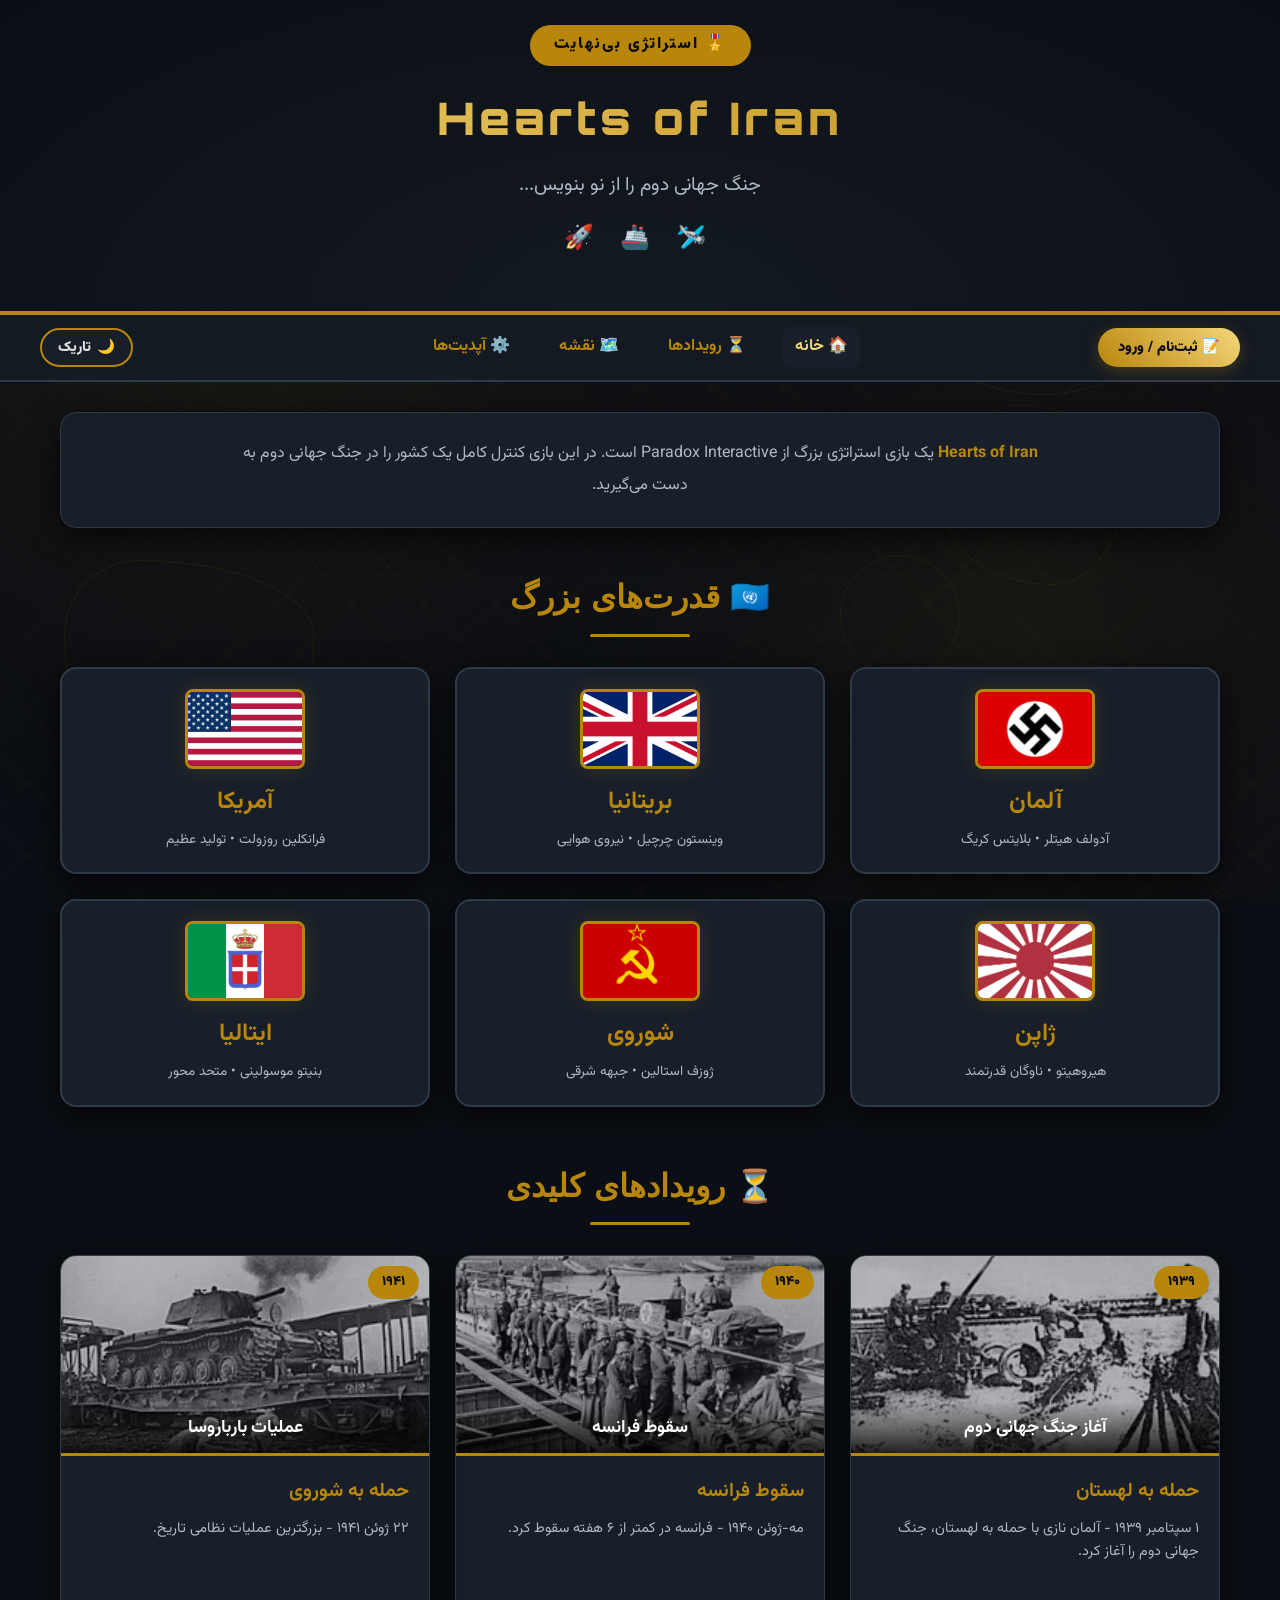
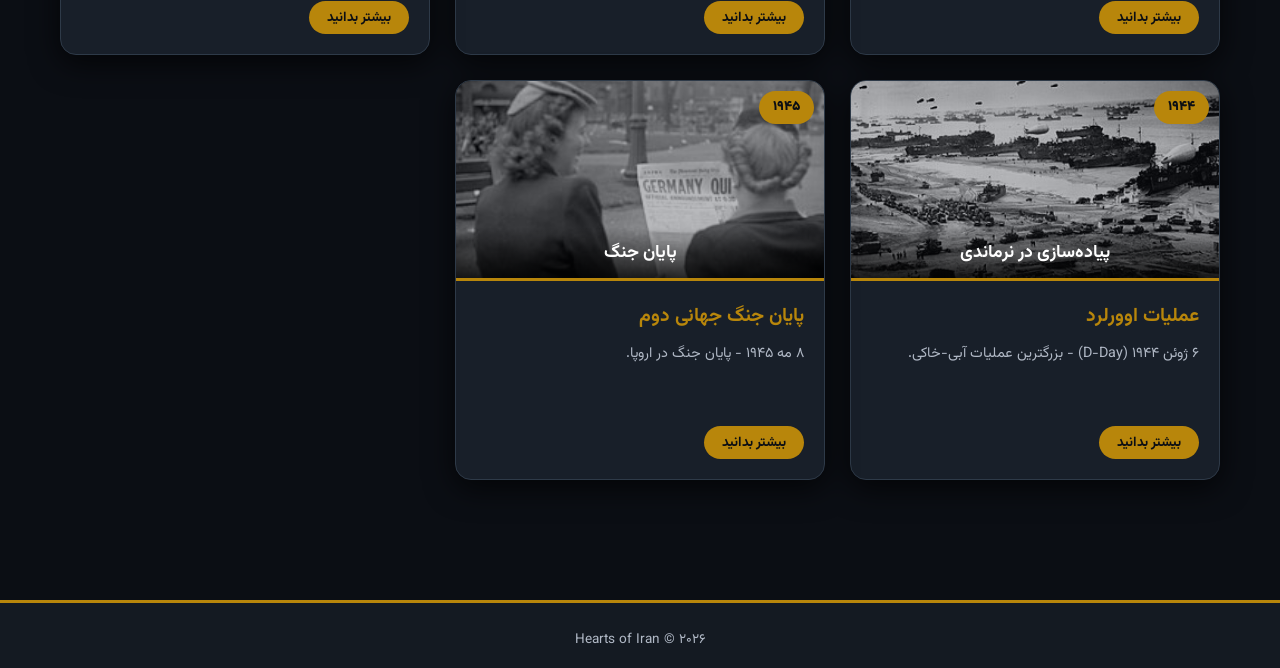
<file: index.html>
<!DOCTYPE html>
<html lang="fa" dir="rtl">
<head>
    <meta charset="UTF-8" />
    <meta name="viewport" content="width=device-width, initial-scale=1.0" />
    <title>Hearts of Iran</title>
    <link href="https://fonts.googleapis.com/css2?family=Orbitron:wght@400;700;900&family=Vazirmatn:wght@400;700;900&display=swap" rel="stylesheet" />
    <link rel="stylesheet" href="css/style.css" />
    <link rel="stylesheet" href="css/home.css" />
</head>
<body>

    <div class="shape shape-1"></div>
    <div class="shape shape-2"></div>
    <div class="shape shape-3"></div>
    <div class="shape shape-4"></div>
    <div class="shape shape-5"></div>

    <header class="hero">
        <div class="badge">🎖️ استراتژی بی‌نهایت</div>
        <h1>Hearts of Iran</h1>
        <div class="subtitle">جنگ جهانی دوم را از نو بنویس...</div>
        <div style="margin-top:15px; font-size:1.5rem; letter-spacing:10px;">
            🛩️ 🚢 🚀
        </div>
    </header>

    <nav>
        <div class="nav-container">
            <div class="nav-left">
                <button class="register-btn-nav" id="registerBtnNav">📝 ثبت‌نام / ورود</button>
                <button class="user-btn-nav" id="userBtnNav">👤</button>
                <button class="chat-btn-nav" id="chatBtnNav">💬 چت روم</button>
            </div>
            <div class="nav-center">
                <a href="#" class="active" data-target="home">🏠 خانه</a>
                <a href="#" data-target="events">⏳ رویدادها</a>
                <a href="#">🗺️ نقشه</a>
                <a href="#">⚙️ آپدیت‌ها</a>
            </div>
            <div class="nav-right">
                <button class="theme-toggle-nav" id="themeToggleNav">
                    <span id="themeIconNav">🌙</span>
                    <span id="themeLabelNav">تاریک</span>
                </button>
            </div>
        </div>
    </nav>

    <main class="container">

        <div id="homeSection" class="home-section">
            <div class="about-section">
                <p>
                    <strong>Hearts of Iran</strong> یک بازی استراتژی بزرگ از Paradox Interactive است.
                    در این بازی کنترل کامل یک کشور را در جنگ جهانی دوم به دست می‌گیرید.
                </p>
            </div>

            <h2 class="section-title">🇺🇳 قدرت‌های بزرگ</h2>
            <div class="factions">
                <div class="faction-card">
                    <div class="card-bg" style="background-image: url('images/germany-bg.jpg');"></div>
                    <div class="flag-container"><img src="images/germany-flag.png" alt="آلمان" /></div>
                    <h3>آلمان</h3>
                    <p>آدولف هیتلر • بلایتس کریگ</p>
                </div>
                <div class="faction-card">
                    <div class="card-bg" style="background-image: url('images/uk-bg.jpg');"></div>
                    <div class="flag-container"><img src="images/uk-flag.png" alt="بریتانیا" /></div>
                    <h3>بریتانیا</h3>
                    <p>وینستون چرچیل • نیروی هوایی</p>
                </div>
                <div class="faction-card">
                    <div class="card-bg" style="background-image: url('images/usa-bg.jpg');"></div>
                    <div class="flag-container"><img src="images/usa-flag.png" alt="آمریکا" /></div>
                    <h3>آمریکا</h3>
                    <p>فرانکلین روزولت • تولید عظیم</p>
                </div>
                <div class="faction-card">
                    <div class="card-bg" style="background-image: url('images/japan-bg.jpg');"></div>
                    <div class="flag-container"><img src="images/japan-flag.png" alt="ژاپن" /></div>
                    <h3>ژاپن</h3>
                    <p>هیروهیتو • ناوگان قدرتمند</p>
                </div>
                <div class="faction-card">
                    <div class="card-bg" style="background-image: url('images/soviet-bg.jpg');"></div>
                    <div class="flag-container"><img src="images/soviet-flag.png" alt="شوروی" /></div>
                    <h3>شوروی</h3>
                    <p>ژوزف استالین • جبهه شرقی</p>
                </div>
                <div class="faction-card">
                    <div class="card-bg" style="background-image: url('images/italy-bg.jpg');"></div>
                    <div class="flag-container"><img src="images/italy-flag.png" alt="ایتالیا" /></div>
                    <h3>ایتالیا</h3>
                    <p>بنیتو موسولینی • متحد محور</p>
                </div>
            </div>

            <h2 class="section-title" id="eventsSection">⏳ رویدادهای کلیدی</h2>
            <div class="event-cards">
                <div class="event-card">
                    <div class="event-image">
                        <img src="images/ww2-start.jpg" alt="آغاز جنگ" />
                        <span class="year-badge">۱۹۳۹</span>
                        <div class="overlay">آغاز جنگ جهانی دوم</div>
                    </div>
                    <div class="event-body">
                        <h4>حمله به لهستان</h4>
                        <p>۱ سپتامبر ۱۹۳۹ - آلمان نازی با حمله به لهستان، جنگ جهانی دوم را آغاز کرد.</p>
                        <div class="detail-hidden"><div class="detail-box">این حمله باعث شد بریتانیا و فرانسه به آلمان اعلام جنگ کنند.</div></div>
                        <button class="event-toggle">بیشتر بدانید</button>
                    </div>
                </div>
                <div class="event-card">
                    <div class="event-image">
                        <img src="images/france-fall.jpg" alt="سقوط فرانسه" />
                        <span class="year-badge">۱۹۴۰</span>
                        <div class="overlay">سقوط فرانسه</div>
                    </div>
                    <div class="event-body">
                        <h4>سقوط فرانسه</h4>
                        <p>مه-ژوئن ۱۹۴۰ - فرانسه در کمتر از ۶ هفته سقوط کرد.</p>
                        <div class="detail-hidden"><div class="detail-box">آلمان با استفاده از تاکتیک بلیتس‌کریگ به فرانسه حمله کرد.</div></div>
                        <button class="event-toggle">بیشتر بدانید</button>
                    </div>
                </div>
                <div class="event-card">
                    <div class="event-image">
                        <img src="images/barbarossa.jpg" alt="عملیات بارباروسا" />
                        <span class="year-badge">۱۹۴۱</span>
                        <div class="overlay">عملیات بارباروسا</div>
                    </div>
                    <div class="event-body">
                        <h4>حمله به شوروی</h4>
                        <p>۲۲ ژوئن ۱۹۴۱ - بزرگترین عملیات نظامی تاریخ.</p>
                        <div class="detail-hidden"><div class="detail-box">آلمان با بیش از ۳ میلیون سرباز به شوروی حمله کرد.</div></div>
                        <button class="event-toggle">بیشتر بدانید</button>
                    </div>
                </div>
                <div class="event-card">
                    <div class="event-image">
                        <img src="images/dday.jpg" alt="نرماندی" />
                        <span class="year-badge">۱۹۴۴</span>
                        <div class="overlay">پیاده‌سازی در نرماندی</div>
                    </div>
                    <div class="event-body">
                        <h4>عملیات اوورلرد</h4>
                        <p>۶ ژوئن ۱۹۴۴ (D-Day) - بزرگترین عملیات آبی-خاکی.</p>
                        <div class="detail-hidden"><div class="detail-box">متفقین با پیاده‌سازی در سواحل نرماندی، جبهه غربی را باز کردند.</div></div>
                        <button class="event-toggle">بیشتر بدانید</button>
                    </div>
                </div>
                <div class="event-card">
                    <div class="event-image">
                        <img src="images/ww2-end.jpg" alt="پایان جنگ" />
                        <span class="year-badge">۱۹۴۵</span>
                        <div class="overlay">پایان جنگ</div>
                    </div>
                    <div class="event-body">
                        <h4>پایان جنگ جهانی دوم</h4>
                        <p>۸ مه ۱۹۴۵ - پایان جنگ در اروپا.</p>
                        <div class="detail-hidden"><div class="detail-box">پس از سقوط برلین، آلمان تسلیم شد.</div></div>
                        <button class="event-toggle">بیشتر بدانید</button>
                    </div>
                </div>
            </div>
        </div>

        <div id="registerSection" class="register-section">
            <div class="form-box">
                <h2 id="authTitle">📝 ساخت اکانت جدید</h2>
                <form id="registerForm" novalidate>
                    <div id="registerFields">
                        <label>👤 نام کاربری (حداقل ۳ کاراکتر)</label>
                        <input type="text" id="username" placeholder="مثال: General_Patton" required minlength="3" />
                        <div class="error-msg" id="usernameError">نام کاربری باید حداقل ۳ حرف باشد.</div>

                        <label>✉️ ایمیل معتبر</label>
                        <input type="email" id="email" placeholder="your@email.com" required />
                        <div class="error-msg" id="emailError">لطفاً یک ایمیل واقعی وارد کنید.</div>
                    </div>

                    <div id="loginFields" style="display:none;">
                        <label>👤 نام کاربری یا ایمیل</label>
                        <input type="text" id="loginUsername" placeholder="نام کاربری یا ایمیل" />
                        <div class="error-msg" id="loginUsernameError">لطفاً نام کاربری یا ایمیل خود را وارد کنید.</div>
                    </div>

                    <label>🔒 رمز عبور (حداقل ۶ کاراکتر)</label>
                    <input type="password" id="password" placeholder="********" required minlength="6" />
                    <div class="error-msg" id="passwordError">رمز عبور باید حداقل ۶ کاراکتر باشد.</div>

                    <label id="countryLabel">🎖️ کشور مورد علاقه</label>
                    <select id="country">
                        <option value="آلمان">آلمان</option>
                        <option value="بریتانیا">بریتانیا</option>
                        <option value="آمریکا">آمریکا</option>
                        <option value="شوروی">شوروی</option>
                        <option value="ژاپن">ژاپن</option>
                        <option value="ایتالیا">ایتالیا</option>
                        <option value="فرانسه">فرانسه</option>
                    </select>

                    <button type="submit" class="btn" id="authSubmitBtn">⚡ ساخت اکانت</button>
                    <div class="success-msg" id="successMsg">✅ اکانت شما ساخته شد!</div>
                    <div class="success-msg" id="loginSuccessMsg" style="display:none;">✅ ورود موفق!</div>
                </form>

                <div class="switch-auth">
                    <button class="switch-btn" id="switchAuthBtn">آیا از قبل حساب کاربری دارید؟ وارد شوید</button>
                </div>
            </div>
        </div>

    </main>

    <footer>
        <p style="color:var(--text-secondary); font-size:0.85rem;">Hearts of Iran © ۲۰۲۶</p>
    </footer>

    <script src="js/config.js"></script>
    <script src="js/api.js"></script>
    <script src="js/auth.js"></script>
    <script src="js/home.js"></script>

</body>
</html>
</file>
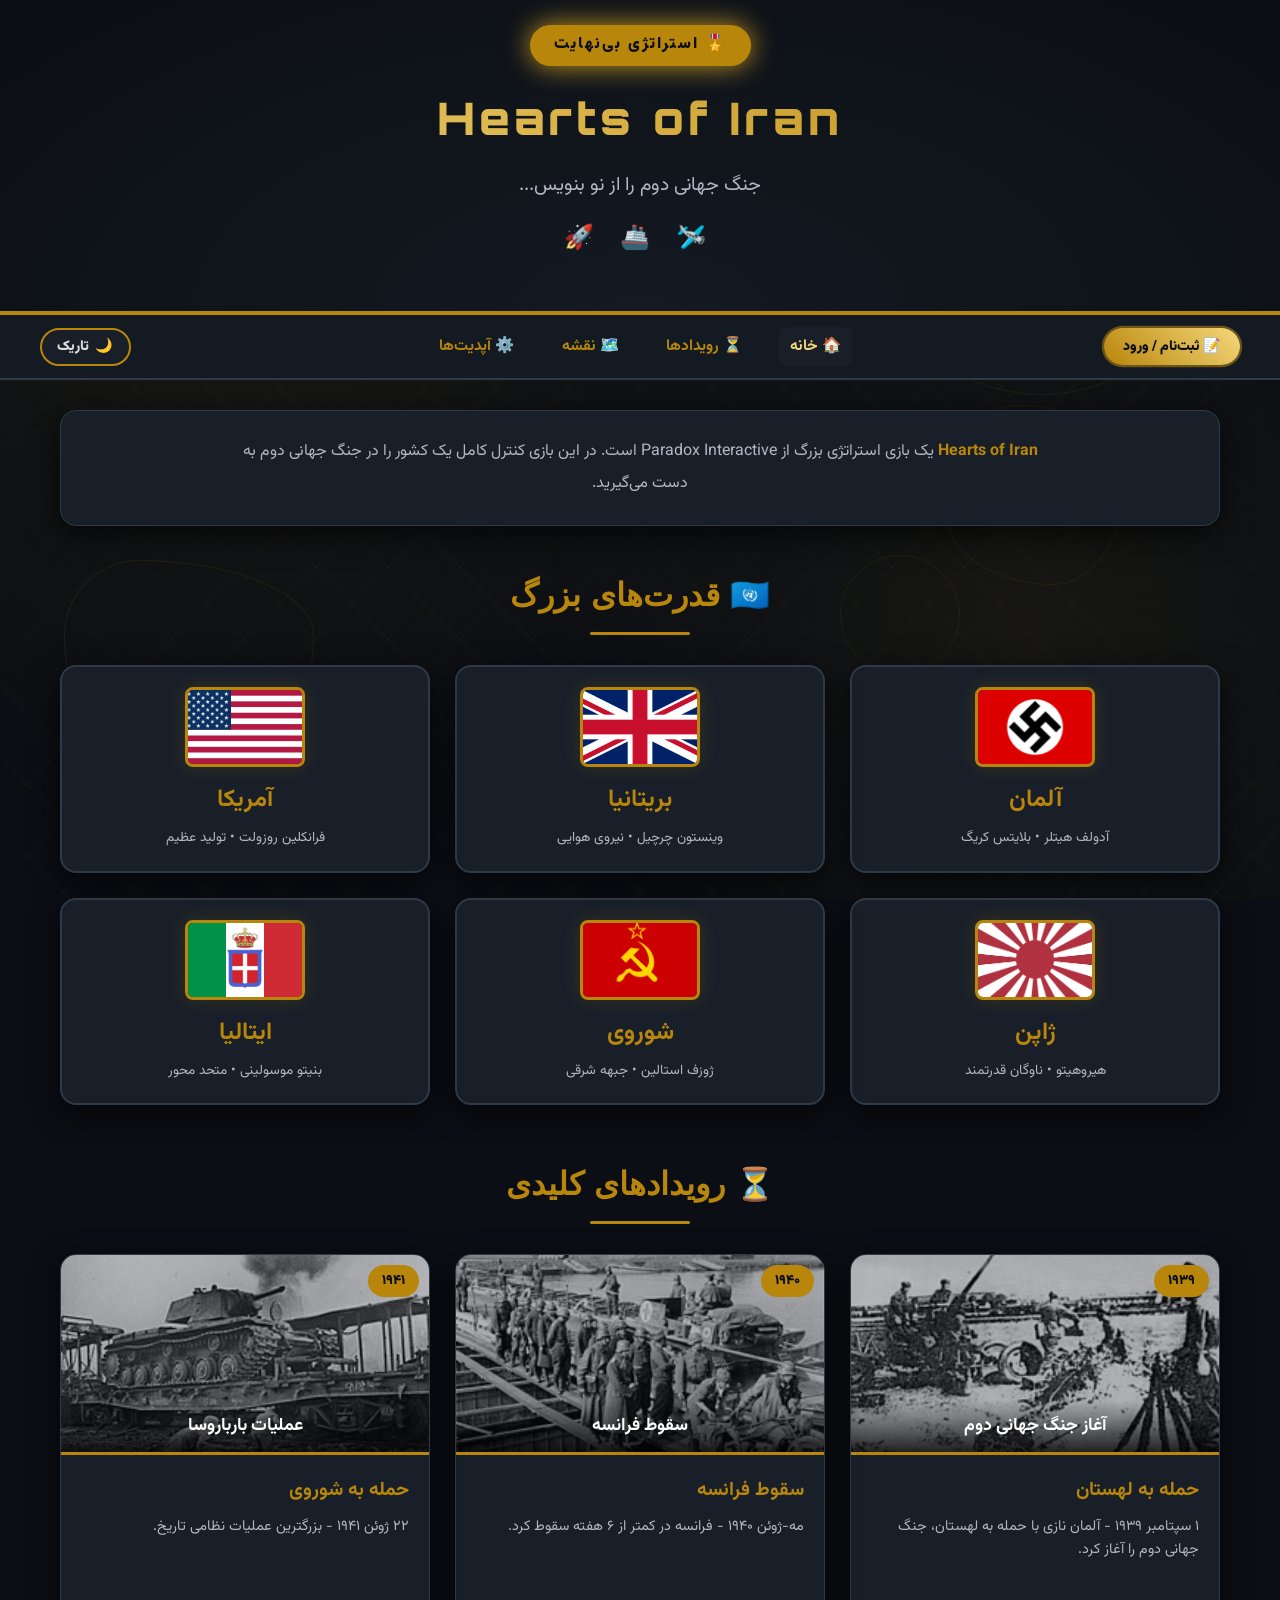
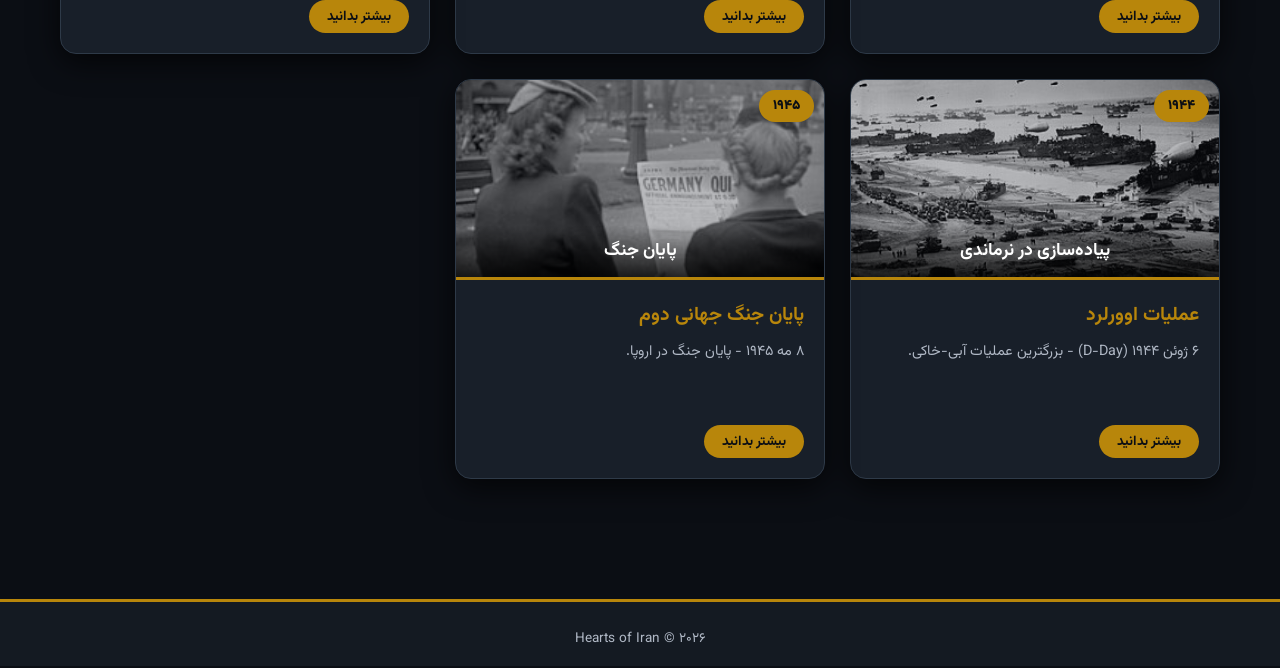
<file: chat.html>
<!DOCTYPE html>
<html lang="fa" dir="rtl">
<head>
    <meta charset="UTF-8" />
    <meta name="viewport" content="width=device-width, initial-scale=1.0" />
    <title>Hearts of Iran | چت روم</title>
    <link href="https://fonts.googleapis.com/css2?family=Orbitron:wght@400;700;900&family=Vazirmatn:wght@400;700;900&display=swap" rel="stylesheet" />
    <link rel="stylesheet" href="css/style.css" />
    <link rel="stylesheet" href="css/chat.css" />
</head>
<body>

    <header class="hero" style="padding:15px 20px 25px;">
        <h1 style="font-size:1.8rem;">Hearts of Iran</h1>
        <div class="subtitle" style="font-size:1rem;">چت روم</div>
    </header>

    <nav>
        <div class="nav-container">
            <div class="nav-left">
                <button class="user-btn-nav show" id="userBtnNav">👤 پنل کاربری</button>
                <button class="chat-btn-nav show" id="chatBtnNav">💬 چت روم</button>
            </div>
            <div class="nav-center">
                <a href="index.html">🏠 خانه</a>
                <a href="index.html#eventsSection">⏳ رویدادها</a>
                <a href="#">🗺️ نقشه</a>
                <a href="#">⚙️ آپدیت‌ها</a>
            </div>
            <div class="nav-right">
                <button class="theme-toggle-nav" id="themeToggleNav">
                    <span id="themeIconNav">🌙</span>
                    <span id="themeLabelNav">تاریک</span>
                </button>
            </div>
        </div>
    </nav>

    <main class="container">

        <!-- ============================================================
        بخش چت روم - فقط این بخش توی این صفحه هست
        ============================================================ -->
        <div id="chatSection" class="chat-room active">
            <div class="chat-container">

                <!-- لیست کاربران -->
                <div class="chat-users" id="chatUsersList">
                    <div class="users-title">👥 کاربران آنلاین</div>
                    <div id="usersListContainer">
                        <div style="text-align:center; color:var(--text-secondary); padding:20px; opacity:0.5;">
                            در حال بارگذاری...
                        </div>
                    </div>
                </div>

                <!-- بخش پیام‌ها -->
                <div class="chat-main">
                    <div class="chat-header">
                        <span class="chat-title">💬 چت روم</span>
                    </div>
                    <div class="chat-messages" id="chatMessages">
                        <div style="text-align:center; color:var(--text-secondary); padding:40px 0;">
                            در حال بارگذاری...
                        </div>
                    </div>
                    <div class="chat-input-area">
                        <input type="text" id="chatInput" placeholder="پیام خود را بنویسید..." />
                        <button class="send-btn" id="sendChatBtn">📤</button>
                    </div>
                </div>

            </div>
        </div>

        <!-- ============================================================
        پنل مدیریت - فقط برای مدیر
        ============================================================ -->
        <div id="adminPanel" class="admin-panel">
            <div class="admin-header">
                <h2>🛡️ پنل مدیریت</h2>
                <p>مدیریت کاربران سایت</p>
                <button class="close-admin" onclick="closeAdminPanel()">❌ بستن پنل</button>
            </div>

            <div class="admin-content">
                <h3>👥 لیست کاربران</h3>
                <div id="adminUsersList">
                    <!-- توسط جاوااسکریپت پر میشه -->
                </div>
            </div>
        </div>

    </main>

    <footer>
        <p style="color:var(--text-secondary); font-size:0.85rem;">Hearts of Iran © ۲۰۲۶</p>
    </footer>

    <script src="js/config.js"></script>
    <script src="js/api.js"></script>
    <script src="js/chat.js"></script>
    <script src="js/admin.js"></script>

</body>
</html>
</file>
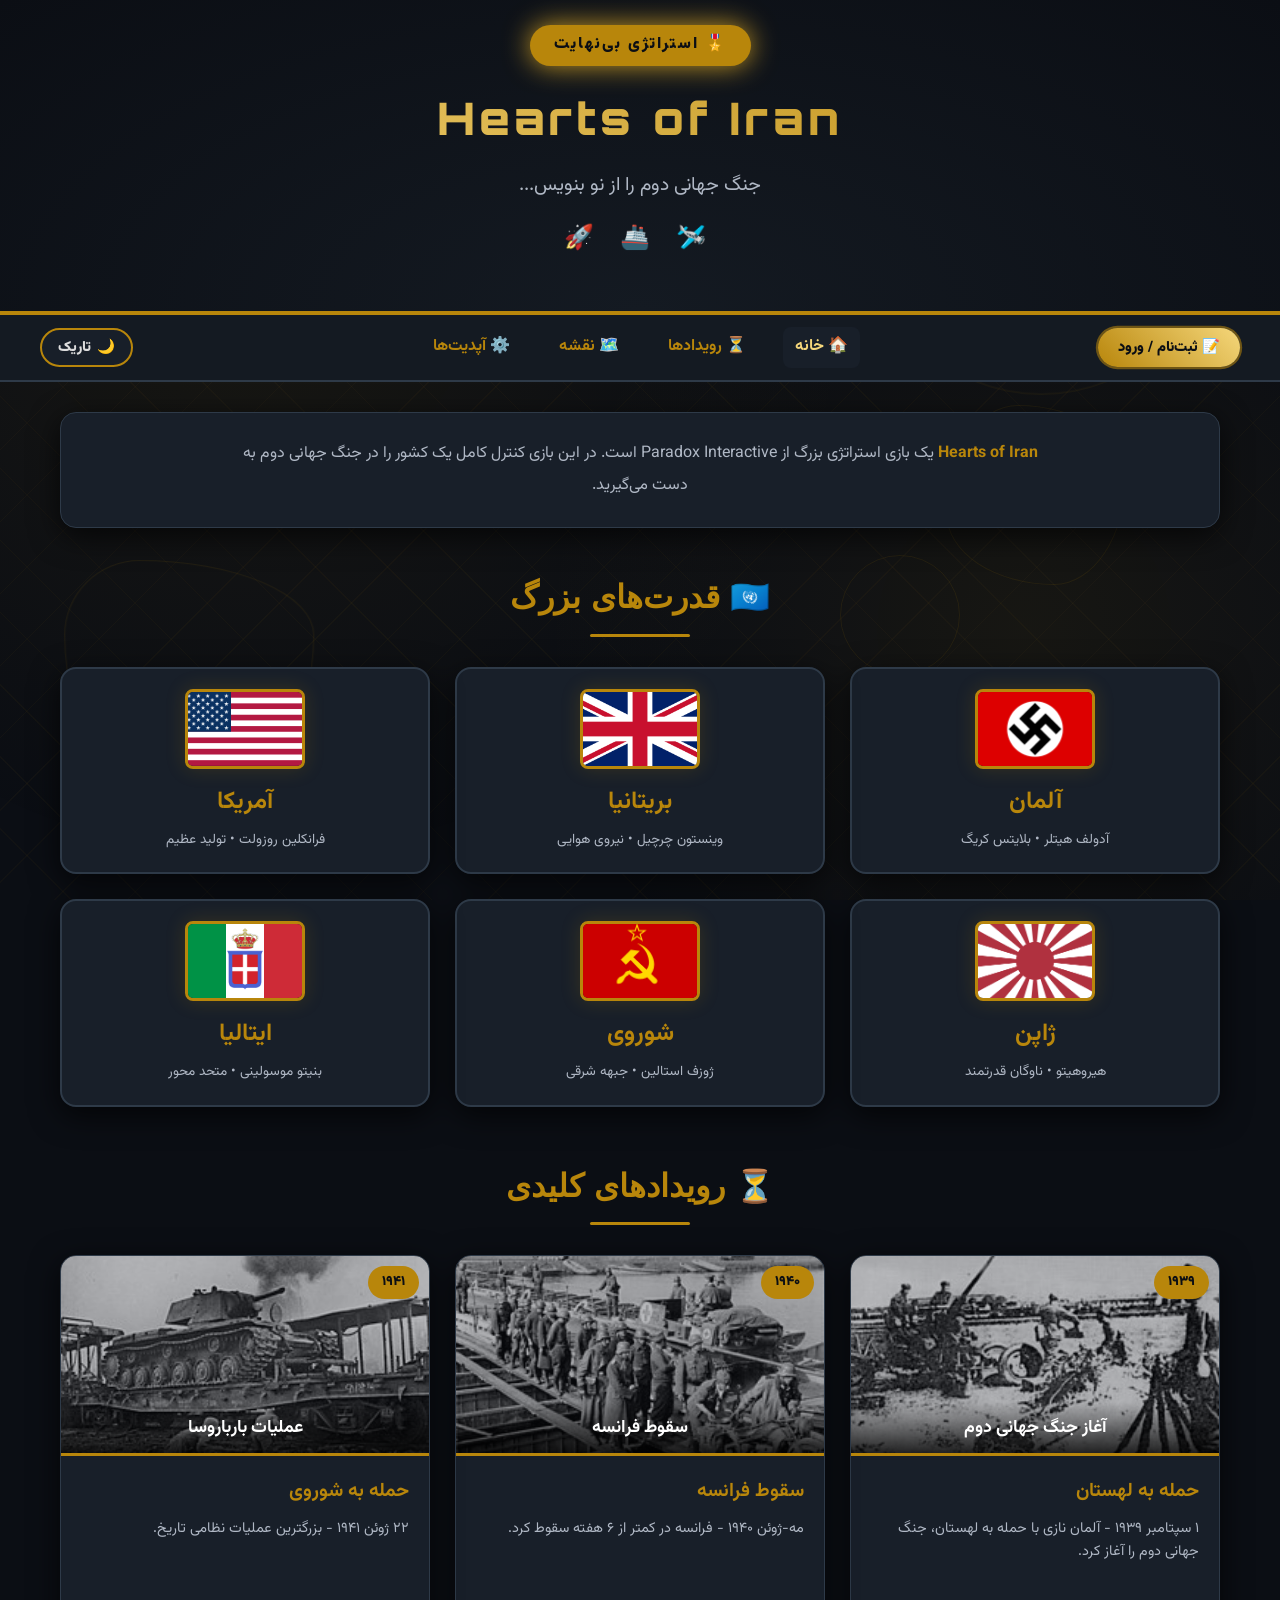
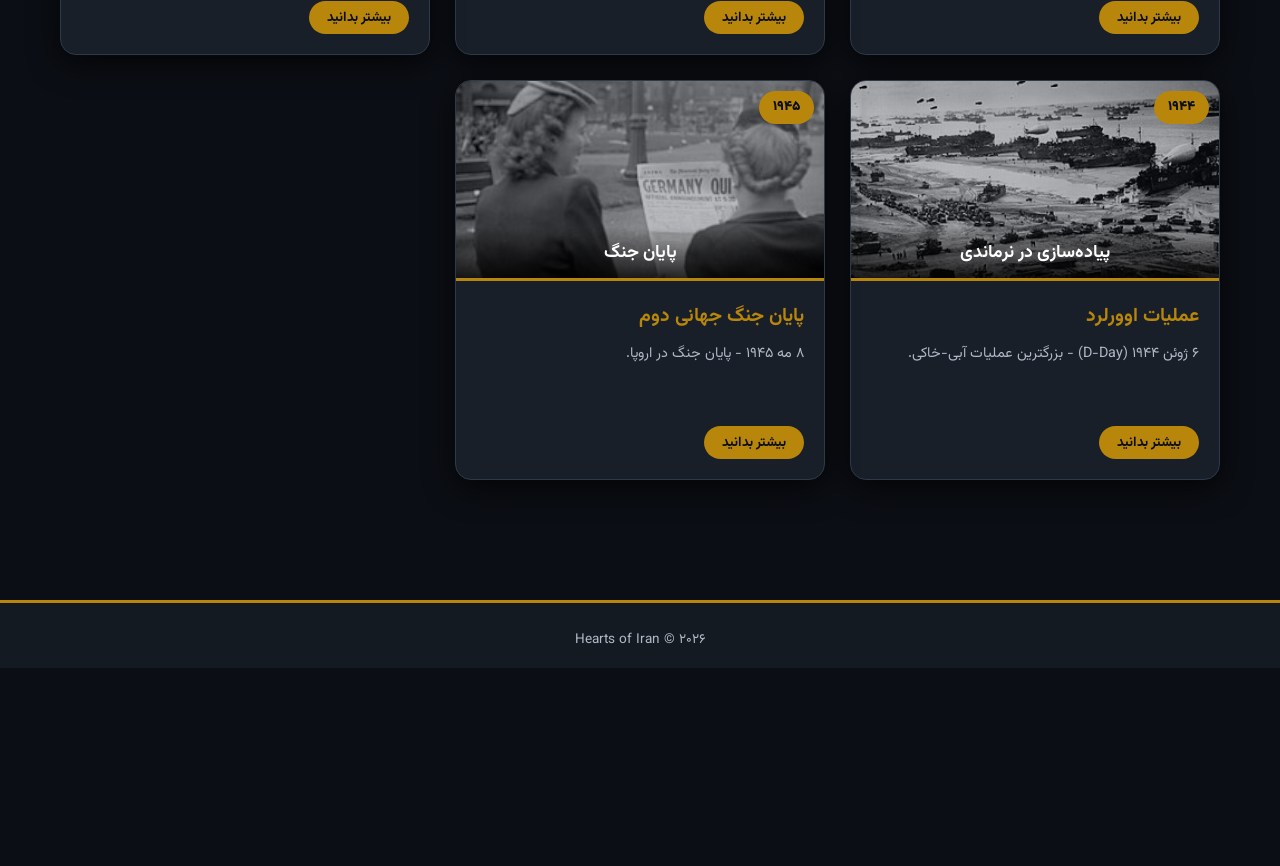
<file: panel.html>
<!DOCTYPE html>
<html lang="fa" dir="rtl">
<head>
    <meta charset="UTF-8" />
    <meta name="viewport" content="width=device-width, initial-scale=1.0" />
    <title>Hearts of Iran | پنل کاربری</title>
    <link href="https://fonts.googleapis.com/css2?family=Orbitron:wght@400;700;900&family=Vazirmatn:wght@400;700;900&display=swap" rel="stylesheet" />
    <link rel="stylesheet" href="css/style.css" />
    <link rel="stylesheet" href="css/panel.css" />
</head>
<body>

    <header class="hero" style="padding:15px 20px 25px;">
        <h1 style="font-size:1.8rem;">Hearts of Iran</h1>
        <div class="subtitle" style="font-size:1rem;">پنل کاربری</div>
    </header>

    <nav>
        <div class="nav-container">
            <div class="nav-left">
                <button class="user-btn-nav show" id="userBtnNav">👤 پنل کاربری</button>
                <button class="chat-btn-nav show" id="chatBtnNav">💬 چت روم</button>
            </div>
            <div class="nav-center">
                <a href="index.html">🏠 خانه</a>
                <a href="index.html#eventsSection">⏳ رویدادها</a>
                <a href="#">🗺️ نقشه</a>
                <a href="#">⚙️ آپدیت‌ها</a>
            </div>
            <div class="nav-right">
                <button class="theme-toggle-nav" id="themeToggleNav">
                    <span id="themeIconNav">🌙</span>
                    <span id="themeLabelNav">تاریک</span>
                </button>
            </div>
        </div>
    </nav>

    <main class="container">

        <div id="userPanelSection" class="active">
            <div class="dashboard-bg" id="panelBg"></div>

            <div class="welcome-banner">
                <img src="" alt="پرچم کشور" class="country-flag" id="panelFlag" />
                <h2>👋 خوش آمدید، <span id="panelUsername">کاربر</span>!</h2>
                <p>به پنل کاربری خود خوش آمدید.</p>
                <div class="country-badge" id="panelCountry">🎖️ کشور مورد علاقه: آلمان</div>
            </div>

            <div class="dashboard-grid">
                <div class="dashboard-card" onclick="openSettings()">
                    <span class="icon">⚙️</span>
                    <h4>تنظیمات</h4>
                    <p>تغییر نام کاربری، رمز عبور و کشور</p>
                </div>

                <div class="dashboard-card" id="adminPanelCard" onclick="window.location.href='chat.html?admin=true'" style="display:none;">
                    <span class="icon">🛡️</span>
                    <h4>پنل مدیریت</h4>
                    <p>مدیریت کاربران و پیام‌ها</p>
                </div>

                <div class="dashboard-card" onclick="openLogout()">
                    <span class="icon">🚪</span>
                    <h4>خروج از حساب کاربری</h4>
                    <p>از حساب کاربری خود خارج شوید</p>
                </div>
            </div>
        </div>

    </main>

    <div class="logout-overlay" id="logoutOverlay">
        <div class="logout-box">
            <span class="logout-icon">😞</span>
            <h3>آیا مطمئن هستید؟</h3>
            <p>آیا واقعاً می‌خواهید از حساب کاربری خود خارج شوید؟</p>
            <div class="logout-buttons">
                <button class="btn-yes" id="logoutConfirmBtn">بله، مطمئنم</button>
                <button class="btn-no" id="logoutCancelBtn">نه، می‌مانم</button>
            </div>
        </div>
    </div>

    <div class="settings-overlay" id="settingsOverlay" onclick="closeSettings()"></div>
    <div class="settings-panel" id="settingsPanel">
        <div class="form-box">
            <button class="close-settings" onclick="closeSettings()">✕</button>
            <h3>⚙️ تنظیمات حساب کاربری</h3>

            <form id="settingsForm">
                <label>👤 نام کاربری جدید</label>
                <input type="text" id="settingsUsername" placeholder="نام کاربری جدید" />
                <div class="error-msg" id="settingsUsernameError">این نام معتبر نیست.</div>

                <hr class="divider" />

                <label>🔒 رمز عبور جدید (اختیاری)</label>
                <input type="password" id="settingsPassword" placeholder="رمز عبور جدید" />
                <div class="error-msg" id="settingsPasswordError">رمز باید حداقل ۶ کاراکتر باشد.</div>

                <hr class="divider" />

                <label>🎖️ تغییر کشور مورد علاقه</label>
                <select id="settingsCountry">
                    <option value="آلمان">آلمان</option>
                    <option value="بریتانیا">بریتانیا</option>
                    <option value="آمریکا">آمریکا</option>
                    <option value="شوروی">شوروی</option>
                    <option value="ژاپن">ژاپن</option>
                    <option value="ایتالیا">ایتالیا</option>
                    <option value="فرانسه">فرانسه</option>
                </select>

                <button type="submit" class="btn" style="margin-top:15px;">💾 ذخیره تغییرات</button>
                <div class="settings-success" id="settingsSuccess">✅ تغییرات ذخیره شد!</div>
            </form>
        </div>
    </div>

    <script src="js/config.js"></script>
    <script src="js/api.js"></script>
    <script src="js/panel.js"></script>

</body>
</html>
</file>
<file: css/style.css>
/* ============================================================
   RESET & BASE
   ============================================================ */
* {
    margin: 0;
    padding: 0;
    box-sizing: border-box;
}

:root {
    --bg-primary: #0b0e14;
    --bg-secondary: #141a22;
    --bg-card: #181f29;
    --bg-input: #0b0e14;
    --text-primary: #ddd;
    --text-secondary: #b0b8c5;
    --gold: #b8860b;
    --gold-light: #f5d77b;
    --border-color: #2e3a48;
    --shadow: 0 8px 30px rgba(0, 0, 0, 0.7);
    --transition: 0.3s ease;
    --online-green: #44ff88;
    --offline-gray: #666;
    --admin-color: #ff6b35;
    --owner-color: #ffd700;
}

[data-theme="light"] {
    --bg-primary: #f0ede8;
    --bg-secondary: #e8e3da;
    --bg-card: #dcd5ca;
    --bg-input: #fff8f0;
    --text-primary: #1a1a1a;
    --text-secondary: #3a3a3a;
    --border-color: #b8a99a;
    --shadow: 0 8px 30px rgba(0, 0, 0, 0.15);
}

body {
    font-family: 'Vazirmatn', 'Tahoma', sans-serif;
    background: var(--bg-primary);
    color: var(--text-primary);
    line-height: 1.8;
    transition: background var(--transition), color var(--transition);
    min-height: 100vh;
    overflow-x: hidden;
}

::-webkit-scrollbar { width: 8px; }
::-webkit-scrollbar-track { background: var(--bg-secondary); }
::-webkit-scrollbar-thumb { background: var(--gold); border-radius: 10px; }

/* ============================================================
   NAVBAR
   ============================================================ */
nav {
    background: var(--bg-secondary);
    padding: 12px 25px;
    border-bottom: 2px solid var(--border-color);
    position: sticky;
    top: 0;
    z-index: 999;
    backdrop-filter: blur(6px);
}

.nav-container {
    display: flex;
    justify-content: center;
    align-items: center;
    max-width: 1200px;
    margin: 0 auto;
    position: relative;
}

.nav-left {
    position: absolute;
    right: 0;
    display: flex;
    align-items: center;
    gap: 8px;
}

.nav-center {
    display: flex;
    align-items: center;
    gap: 25px;
    flex-wrap: wrap;
}

.nav-right {
    position: absolute;
    left: 0;
    display: flex;
    align-items: center;
    gap: 10px;
}

nav a {
    color: var(--gold);
    text-decoration: none;
    font-weight: 700;
    font-size: 1rem;
    transition: all var(--transition);
    padding: 6px 12px;
    border-radius: 6px;
    cursor: pointer;
}

nav a:hover { color: var(--gold-light); transform: scale(1.05); }
nav a.active { color: var(--gold-light); background: var(--bg-card); border-radius: 8px; }

/* ============================================================
   NAVBAR BUTTONS
   ============================================================ */
.register-btn-nav {
    background: linear-gradient(45deg, var(--gold), var(--gold-light));
    color: #0b0e14;
    border: none;
    border-radius: 50px;
    padding: 8px 20px;
    font-size: 0.9rem;
    cursor: pointer;
    transition: all var(--transition);
    font-weight: 900;
    font-family: inherit;
    white-space: nowrap;
    display: flex;
    align-items: center;
    gap: 6px;
    position: relative;
    overflow: hidden;
    animation: pulseButton 2s infinite;
    box-shadow: 0 4px 15px rgba(184, 134, 11, 0.3);
}

.register-btn-nav::before {
    content: '';
    position: absolute;
    top: 0;
    left: -100%;
    width: 100%;
    height: 100%;
    background: linear-gradient(90deg, transparent, rgba(255, 255, 255, 0.4), transparent);
    transition: left 0.5s ease;
}

.register-btn-nav:hover::before { left: 100%; }

.register-btn-nav:hover {
    transform: scale(1.08);
    box-shadow: 0 0 25px var(--gold), 0 0 50px rgba(184, 134, 11, 0.5);
    animation: none;
}

.user-btn-nav {
    background: linear-gradient(45deg, var(--gold), var(--gold-light));
    color: #0b0e14;
    border: none;
    border-radius: 50px;
    padding: 8px 20px;
    font-size: 0.9rem;
    cursor: pointer;
    transition: all var(--transition);
    font-weight: 900;
    font-family: inherit;
    white-space: nowrap;
    display: none;
    align-items: center;
    gap: 6px;
    position: relative;
    overflow: hidden;
    box-shadow: 0 4px 15px rgba(184, 134, 11, 0.3);
}

.user-btn-nav::before {
    content: '';
    position: absolute;
    top: 0;
    left: -100%;
    width: 100%;
    height: 100%;
    background: linear-gradient(90deg, transparent, rgba(255, 255, 255, 0.4), transparent);
    transition: left 0.5s ease;
}

.user-btn-nav:hover::before { left: 100%; }

.user-btn-nav:hover {
    transform: scale(1.08);
    box-shadow: 0 0 25px var(--gold), 0 0 50px rgba(184, 134, 11, 0.5);
}

.user-btn-nav.show { display: flex; }

.chat-btn-nav {
    background: var(--bg-card);
    color: var(--text-primary);
    border: 2px solid var(--gold);
    border-radius: 50px;
    padding: 6px 16px;
    font-size: 0.9rem;
    cursor: pointer;
    transition: all var(--transition);
    font-weight: 900;
    display: none;
    align-items: center;
    gap: 6px;
    font-family: inherit;
    white-space: nowrap;
    position: relative;
    overflow: hidden;
}

.chat-btn-nav::before {
    content: '';
    position: absolute;
    top: 0;
    left: -100%;
    width: 100%;
    height: 100%;
    background: linear-gradient(90deg, transparent, rgba(184, 134, 11, 0.3), transparent);
    transition: left 0.5s ease;
}

.chat-btn-nav:hover::before { left: 100%; }

.chat-btn-nav:hover {
    transform: scale(1.08);
    border-color: var(--gold-light);
    color: var(--gold-light);
    box-shadow: 0 0 25px var(--gold), 0 0 50px rgba(184, 134, 11, 0.4);
}

.chat-btn-nav.show { display: flex; }

.theme-toggle-nav {
    background: var(--bg-card);
    color: var(--text-primary);
    border: 2px solid var(--gold);
    border-radius: 50px;
    padding: 6px 16px;
    font-size: 0.9rem;
    cursor: pointer;
    transition: all var(--transition);
    font-weight: 900;
    display: flex;
    align-items: center;
    gap: 6px;
    font-family: inherit;
    white-space: nowrap;
    position: relative;
    overflow: hidden;
}

.theme-toggle-nav::before {
    content: '';
    position: absolute;
    top: 0;
    left: -100%;
    width: 100%;
    height: 100%;
    background: linear-gradient(90deg, transparent, rgba(184, 134, 11, 0.3), transparent);
    transition: left 0.5s ease;
}

.theme-toggle-nav:hover::before { left: 100%; }

.theme-toggle-nav:hover {
    transform: scale(1.08);
    border-color: var(--gold-light);
    color: var(--gold-light);
    box-shadow: 0 0 25px var(--gold);
}

/* ============================================================
   BUTTONS & FORMS
   ============================================================ */
.btn {
    background: linear-gradient(45deg, var(--gold), var(--gold-light));
    color: #0b0e14;
    font-weight: 900;
    padding: 14px 28px;
    border: none;
    border-radius: 40px;
    font-size: 1.1rem;
    cursor: pointer;
    transition: all var(--transition);
    width: 100%;
    font-family: inherit;
    letter-spacing: 1px;
    position: relative;
    overflow: hidden;
    box-shadow: 0 4px 15px rgba(184, 134, 11, 0.3);
}

.btn::before {
    content: '';
    position: absolute;
    top: 0;
    left: -100%;
    width: 100%;
    height: 100%;
    background: linear-gradient(90deg, transparent, rgba(255, 255, 255, 0.4), transparent);
    transition: left 0.6s ease;
}

.btn:hover::before { left: 100%; }

.btn:hover {
    transform: scale(1.03);
    box-shadow: 0 0 30px var(--gold), 0 0 60px rgba(184, 134, 11, 0.4);
}

input, select {
    width: 100%;
    padding: 12px 16px;
    margin: 6px 0 14px;
    background: var(--bg-input);
    border: 2px solid var(--border-color);
    border-radius: 12px;
    color: var(--text-primary);
    font-size: 0.95rem;
    font-family: inherit;
    transition: all var(--transition);
}

input:focus, select:focus {
    border-color: var(--gold);
    outline: none;
    box-shadow: 0 0 20px rgba(184, 134, 11, 0.2);
}

input.error { border-color: #ff4444; }
input.success { border-color: #44ff88; }

label { font-weight: 700; color: var(--gold); font-size: 0.95rem; display: block; margin-top: 10px; }

.error-msg {
    color: #ff4444;
    font-size: 0.8rem;
    margin-top: -8px;
    margin-bottom: 10px;
    display: none;
    font-weight: 700;
}

.error-msg.show { display: block; }

.success-msg {
    background: rgba(68, 255, 136, 0.3);
    color: #44ff88;
    padding: 12px;
    border-radius: 14px;
    margin-top: 15px;
    display: none;
    font-weight: 700;
    text-align: center;
    border: 2px solid #44ff88;
}

.success-msg.show { display: block; }

/* ============================================================
   HEADER
   ============================================================ */
.hero {
    background: radial-gradient(ellipse at bottom, var(--bg-secondary) 0%, var(--bg-primary) 100%);
    padding: 25px 20px 50px;
    text-align: center;
    border-bottom: 4px solid var(--gold);
    position: relative;
    overflow: hidden;
}

.hero h1 {
    font-family: 'Orbitron', sans-serif;
    font-size: 2.8rem;
    font-weight: 900;
    background: linear-gradient(45deg, var(--gold-light), var(--gold));
    -webkit-background-clip: text;
    -webkit-text-fill-color: transparent;
    letter-spacing: 4px;
}

.hero .subtitle {
    font-size: 1.2rem;
    color: var(--text-secondary);
    margin-top: 10px;
}

.hero .badge {
    display: inline-block;
    background: var(--gold);
    color: #0b0e14;
    padding: 6px 24px;
    border-radius: 40px;
    font-weight: 900;
    font-size: 1rem;
    letter-spacing: 2px;
    margin-bottom: 12px;
    animation: pulseGlow 2s infinite;
}

/* ============================================================
   ANIMATIONS
   ============================================================ */
@keyframes pulseButton {
    0%, 100% { box-shadow: 0 0 0 0 rgba(184, 134, 11, 0.7); }
    50% { box-shadow: 0 0 0 10px rgba(184, 134, 11, 0); }
}

@keyframes pulseGlow {
    0%, 100% { box-shadow: 0 0 20px var(--gold); }
    50% { box-shadow: 0 0 50px var(--gold-light); }
}

@keyframes fadeInUp {
    from { opacity: 0; transform: translateY(30px); }
    to { opacity: 1; transform: translateY(0); }
}

@keyframes slideDown {
    from { opacity: 0; transform: translateY(-30px) scale(0.95); }
    to { opacity: 1; transform: translateY(0) scale(1); }
}

/* ============================================================
   RESPONSIVE
   ============================================================ */
@media (max-width: 768px) {
    .nav-container { flex-direction: column; gap: 10px; padding: 5px 0; }
    .nav-left { position: relative; right: auto; flex-wrap: wrap; justify-content: center; }
    .nav-right { position: relative; left: auto; }
    .nav-center { gap: 8px; justify-content: center; }
    .register-btn-nav, .user-btn-nav, .chat-btn-nav, .theme-toggle-nav {
        font-size: 0.75rem;
        padding: 5px 12px;
    }
}

@media (max-width: 480px) {
    .hero h1 { font-size: 1.6rem; }
    nav a { font-size: 0.7rem; padding: 3px 6px; }
    .register-btn-nav, .user-btn-nav, .chat-btn-nav, .theme-toggle-nav {
        font-size: 0.7rem;
        padding: 4px 10px;
    }
}
</file>
<file: css/home.css>
/* ============================================================
   HOME PAGE STYLES
   ============================================================ */

/* ============================================================
   SHAPES (پس‌زمینه)
   ============================================================ */
.shape {
    position: fixed;
    border: 1px solid rgba(184, 134, 11, 0.1);
    pointer-events: none;
    z-index: -1;
    border-radius: 50%;
}

.shape-1 {
    width: 350px; height: 350px;
    top: 5%; right: 5%;
    animation: float 20s ease-in-out infinite;
}
.shape-2 {
    width: 250px; height: 250px;
    bottom: 10%; left: 5%;
    animation: float 25s ease-in-out infinite reverse;
    border-radius: 30% 70% 50% 50% / 30% 30% 70% 70%;
}
.shape-3 {
    width: 180px; height: 180px;
    top: 45%; right: 12%;
    animation: float 18s ease-in-out infinite 2s;
    border-radius: 40% 60% 40% 60% / 60% 40% 60% 40%;
}
.shape-4 {
    width: 120px; height: 120px;
    bottom: 25%; right: 25%;
    animation: float 22s ease-in-out infinite 1s;
    border-radius: 50%;
}
.shape-5 {
    width: 300px; height: 300px;
    top: 2%; left: 15%;
    animation: float 30s ease-in-out infinite 3s;
    border-radius: 50%;
}

@keyframes float {
    0%, 100% { transform: translate(0, 0) rotate(0deg); }
    25% { transform: translate(25px, -35px) rotate(5deg); }
    50% { transform: translate(-15px, 25px) rotate(-3deg); }
    75% { transform: translate(35px, 15px) rotate(7deg); }
}

body::before {
    content: '';
    position: fixed;
    top: 0; left: 0; right: 0; bottom: 0;
    z-index: -1;
    pointer-events: none;
    background:
        repeating-linear-gradient(45deg, transparent, transparent 50px, rgba(184, 134, 11, 0.04) 50px, rgba(184, 134, 11, 0.04) 51px),
        repeating-linear-gradient(-45deg, transparent, transparent 50px, rgba(184, 134, 11, 0.04) 50px, rgba(184, 134, 11, 0.04) 51px),
        radial-gradient(circle at 20% 30%, rgba(184, 134, 11, 0.08) 0%, transparent 50%),
        radial-gradient(circle at 80% 70%, rgba(184, 134, 11, 0.07) 0%, transparent 40%);
}

/* ============================================================
   CONTAINER
   ============================================================ */
.container {
    max-width: 1200px;
    margin: 0 auto;
    padding: 30px 20px;
}

.section-title {
    font-family: 'Orbitron', sans-serif;
    font-size: 2rem;
    color: var(--gold);
    text-align: center;
    margin-bottom: 30px;
    position: relative;
}

.section-title::after {
    content: "";
    display: block;
    width: 100px;
    height: 3px;
    background: var(--gold);
    margin: 8px auto 0;
    border-radius: 10px;
}

/* ============================================================
   ABOUT SECTION
   ============================================================ */
.about-section {
    background: var(--bg-card);
    padding: 25px 30px;
    border-radius: 16px;
    border: 1px solid var(--border-color);
    margin: 0 0 40px 0;
    text-align: center;
    box-shadow: var(--shadow);
}

.about-section p {
    color: var(--text-secondary);
    font-size: 1rem;
    max-width: 800px;
    margin: 0 auto;
    line-height: 2;
}

.about-section p strong { color: var(--gold); }

/* ============================================================
   FACTION CARDS
   ============================================================ */
.factions {
    display: grid;
    grid-template-columns: repeat(3, 1fr);
    gap: 25px;
    margin-bottom: 50px;
}

.faction-card {
    background: var(--bg-card);
    padding: 20px 15px;
    border-radius: 16px;
    text-align: center;
    border: 2px solid var(--border-color);
    transition: all var(--transition);
    box-shadow: var(--shadow);
    position: relative;
    overflow: hidden;
}

.faction-card:hover {
    transform: translateY(-10px) scale(1.02);
    border-color: var(--gold);
    box-shadow: 0 12px 40px rgba(184, 134, 11, 0.3);
}

.faction-card .card-bg {
    position: absolute;
    top: 0; left: 0;
    width: 100%; height: 100%;
    background-size: cover;
    background-position: center;
    opacity: 0;
    transition: opacity 0.5s ease;
    z-index: 0;
    filter: blur(2px);
}

.faction-card .card-bg::after {
    content: '';
    position: absolute;
    top: 0; left: 0;
    width: 100%; height: 100%;
    background: rgba(0, 0, 0, 0.4);
}

.faction-card:hover .card-bg { opacity: 0.6; filter: blur(1px); }

.faction-card .flag-container,
.faction-card h3,
.faction-card p { position: relative; z-index: 1; }

.faction-card .flag-container {
    width: 120px;
    height: 80px;
    margin: 0 auto 12px;
    border: 3px solid var(--gold);
    border-radius: 8px;
    overflow: hidden;
    box-shadow: 0 0 20px rgba(184, 134, 11, 0.2);
}

.faction-card .flag-container img { width: 100%; height: 100%; object-fit: cover; }
.faction-card h3 { color: var(--gold); font-size: 1.5rem; margin-top: 8px; }
.faction-card p { color: var(--text-secondary); font-size: 0.85rem; margin-top: 4px; }

/* ============================================================
   EVENT CARDS
   ============================================================ */
.event-cards {
    display: grid;
    grid-template-columns: repeat(auto-fit, minmax(280px, 1fr));
    gap: 25px;
    margin: 30px 0 50px;
}

.event-card {
    background: var(--bg-card);
    border-radius: 16px;
    overflow: hidden;
    border: 1px solid var(--border-color);
    transition: all var(--transition);
    box-shadow: var(--shadow);
    display: flex;
    flex-direction: column;
    min-height: 400px;
}

.event-card:hover {
    transform: translateY(-8px);
    border-color: var(--gold);
    box-shadow: 0 12px 40px rgba(184, 134, 11, 0.2);
}

.event-card .event-image {
    width: 100%;
    height: 200px;
    position: relative;
    border-bottom: 3px solid var(--gold);
    overflow: hidden;
    flex-shrink: 0;
    background: var(--bg-secondary);
}

.event-card .event-image img { width: 100%; height: 100%; object-fit: cover; opacity: 0.7; }

.event-card .event-image .year-badge {
    position: absolute;
    top: 10px; right: 10px;
    background: var(--gold);
    color: #0b0e14;
    padding: 4px 14px;
    border-radius: 20px;
    font-weight: 900;
    font-size: 0.85rem;
    z-index: 2;
}

.event-card .event-image .overlay {
    position: absolute;
    bottom: 0; left: 0; right: 0;
    padding: 10px;
    background: linear-gradient(transparent, rgba(0, 0, 0, 0.8));
    color: #fff;
    font-weight: 700;
    text-align: center;
    font-size: 1.1rem;
    z-index: 2;
}

.event-card .event-body {
    padding: 18px 20px 20px;
    flex-grow: 1;
    display: flex;
    flex-direction: column;
}

.event-card .event-body h4 { color: var(--gold); font-size: 1.2rem; margin-bottom: 8px; }
.event-card .event-body p { color: var(--text-secondary); font-size: 0.9rem; line-height: 1.6; flex-grow: 1; }

.event-card .event-body .detail-hidden {
    max-height: 0;
    overflow: hidden;
    transition: max-height 0.5s ease, margin 0.3s ease;
}

.event-card .event-body .detail-hidden.show { max-height: 200px; margin-top: 12px; }

.event-card .event-body .detail-hidden .detail-box {
    background: var(--bg-primary);
    padding: 12px 16px;
    border-radius: 10px;
    border-right: 3px solid var(--gold);
    font-size: 0.9rem;
    color: var(--text-secondary);
}

.event-card .event-body .event-toggle {
    margin-top: 10px;
    background: var(--gold);
    color: #0b0e14;
    border: none;
    padding: 6px 18px;
    border-radius: 20px;
    cursor: pointer;
    font-weight: 700;
    font-size: 0.85rem;
    align-self: flex-start;
    font-family: inherit;
    transition: all var(--transition);
}

.event-card .event-body .event-toggle:hover {
    background: var(--gold-light);
    transform: scale(1.05);
}

/* ============================================================
   REGISTER / LOGIN SECTION
   ============================================================ */
.register-section {
    display: none;
    animation: slideDown 0.4s ease;
    margin: 20px 0 40px;
}

.register-section.active { display: block; }

.form-box {
    background: var(--bg-secondary);
    padding: 35px 30px;
    border-radius: 30px;
    border: 1px solid var(--border-color);
    max-width: 500px;
    margin: 0 auto;
    box-shadow: var(--shadow);
}

.form-box h2 {
    color: var(--gold);
    font-family: 'Orbitron', sans-serif;
    text-align: center;
    margin-bottom: 20px;
    font-size: 1.6rem;
}

.switch-auth { text-align: center; margin-top: 20px; }

.switch-btn {
    background: transparent;
    color: var(--gold-light);
    border: 2px solid var(--gold);
    border-radius: 50px;
    padding: 10px 24px;
    font-size: 0.95rem;
    cursor: pointer;
    font-weight: 700;
    font-family: inherit;
    width: 100%;
    transition: all var(--transition);
}

.switch-btn:hover {
    background: var(--gold);
    color: #0b0e14;
    transform: scale(1.02);
    box-shadow: 0 0 30px rgba(184, 134, 11, 0.3);
}

.switch-btn.login-btn { background: var(--gold); color: #0b0e14; }

/* ============================================================
   FOOTER
   ============================================================ */
footer {
    background: var(--bg-secondary);
    padding: 25px 20px 15px;
    text-align: center;
    border-top: 3px solid var(--gold);
    margin-top: 40px;
}

footer p { color: var(--text-secondary); font-size: 0.85rem; }

.home-section { display: block; }
.home-section.hidden { display: none; }

/* ============================================================
   RESPONSIVE
   ============================================================ */
@media (max-width: 768px) {
    .factions { grid-template-columns: repeat(2, 1fr); }
    .shape-1, .shape-2, .shape-3, .shape-4, .shape-5 { display: none; }
}

@media (max-width: 650px) {
    .hero h1 { font-size: 2rem; }
    .factions { grid-template-columns: 1fr 1fr; gap: 15px; }
    .event-cards { grid-template-columns: 1fr; }
    .faction-card .flag-container { width: 90px; height: 60px; }
    .about-section { padding: 18px 15px; }
}

@media (max-width: 450px) {
    .factions { grid-template-columns: 1fr; }
    .hero h1 { font-size: 1.6rem; }
    .section-title { font-size: 1.4rem; }
}
</file>
<file: css/chat.css>
/* ============================================================
   CHAT PAGE STYLES
   ============================================================ */

/* ============================================================
   ۱. بخش چت روم
   ============================================================ */
.chat-room {
    display: none;
    animation: fadeInUp 0.4s ease;
    margin: 20px 0 40px;
    min-height: 500px;
}

.chat-room.active {
    display: block;
}

.chat-container {
    display: flex;
    gap: 25px;
    background: var(--bg-secondary);
    border-radius: 16px;
    border: 1px solid var(--border-color);
    overflow: hidden;
    box-shadow: var(--shadow);
    min-height: 500px;
    max-height: 600px;
}

/* ============================================================
   ۲. لیست کاربران
   ============================================================ */
.chat-users {
    width: 280px;
    background: var(--bg-card);
    border-left: 1px solid var(--border-color);
    padding: 15px 10px;
    overflow-y: auto;
    flex-shrink: 0;
}

.chat-users::-webkit-scrollbar { width: 4px; }
.chat-users::-webkit-scrollbar-thumb { background: var(--gold); border-radius: 10px; }

.chat-users .users-title {
    color: var(--gold);
    font-size: 0.9rem;
    text-align: center;
    padding-bottom: 12px;
    border-bottom: 2px solid var(--border-color);
    margin-bottom: 12px;
}

.chat-users .user-item {
    display: flex;
    align-items: center;
    gap: 10px;
    padding: 8px 12px;
    border-radius: 8px;
    margin-bottom: 2px;
    transition: var(--transition);
}

.chat-users .user-item:hover { background: var(--bg-primary); }

.chat-users .user-item .status-dot {
    width: 10px;
    height: 10px;
    border-radius: 50%;
    flex-shrink: 0;
}

.chat-users .user-item .status-dot.online {
    background: var(--online-green);
    box-shadow: 0 0 10px rgba(68, 255, 136, 0.3);
}

.chat-users .user-item .status-dot.offline { background: var(--offline-gray); }

.chat-users .user-item .username {
    font-size: 0.9rem;
    color: var(--text-primary);
    font-weight: 500;
}

.chat-users .user-item .user-role {
    font-size: 0.65rem;
    padding: 1px 8px;
    border-radius: 12px;
    margin-right: auto;
    font-weight: 700;
}

.chat-users .user-item .user-role.owner { background: var(--owner-color); color: #0b0e14; }
.chat-users .user-item .user-role.admin { background: var(--admin-color); color: #fff; }

.chat-users .divider {
    border: none;
    border-top: 1px solid var(--border-color);
    margin: 10px 0;
    opacity: 0.5;
}

/* ============================================================
   ۳. بخش پیام‌ها
   ============================================================ */
.chat-main {
    flex: 1;
    display: flex;
    flex-direction: column;
    padding: 15px 20px;
    background: var(--bg-primary);
    min-width: 0;
}

.chat-main .chat-header {
    display: flex;
    justify-content: space-between;
    align-items: center;
    padding-bottom: 12px;
    border-bottom: 2px solid var(--border-color);
}

.chat-main .chat-header .chat-title {
    color: var(--gold);
    font-size: 1.1rem;
}

.chat-messages {
    flex: 1;
    overflow-y: auto;
    padding: 15px 5px;
    display: flex;
    flex-direction: column;
    gap: 10px;
}

.chat-messages::-webkit-scrollbar { width: 4px; }
.chat-messages::-webkit-scrollbar-thumb { background: var(--gold); border-radius: 10px; }

.chat-messages .message {
    max-width: 75%;
    padding: 10px 14px;
    border-radius: 14px;
    background: var(--bg-card);
    border: 1px solid var(--border-color);
    word-wrap: break-word;
    animation: fadeInUp 0.3s ease;
}

.chat-messages .message.own {
    align-self: flex-end;
    background: var(--gold);
    color: #0b0e14;
    border-color: var(--gold-light);
}

.chat-messages .message .msg-user {
    font-weight: 700;
    font-size: 0.85rem;
    color: var(--gold-light);
    margin-bottom: 3px;
}

.chat-messages .message.own .msg-user { color: #0b0e14; }

.chat-messages .message .msg-text { font-size: 0.95rem; line-height: 1.5; }

.chat-messages .message .msg-time {
    font-size: 0.7rem;
    color: var(--text-secondary);
    opacity: 0.6;
    margin-top: 4px;
    text-align: left;
}

.chat-messages .message.own .msg-time { color: #0b0e14; opacity: 0.7; }

.chat-input-area {
    display: flex;
    gap: 10px;
    padding-top: 12px;
    border-top: 2px solid var(--border-color);
}

.chat-input-area input {
    flex: 1;
    padding: 10px 16px;
    background: var(--bg-input);
    border: 2px solid var(--border-color);
    border-radius: 30px;
    color: var(--text-primary);
    font-size: 0.95rem;
    font-family: inherit;
    outline: none;
    margin: 0;
    transition: all var(--transition);
}

.chat-input-area input:focus {
    border-color: var(--gold);
    box-shadow: 0 0 20px rgba(184, 134, 11, 0.15);
}

.chat-input-area .send-btn {
    background: var(--gold);
    color: #0b0e14;
    border: none;
    border-radius: 50%;
    width: 45px;
    height: 45px;
    font-size: 1.3rem;
    cursor: pointer;
    display: flex;
    align-items: center;
    justify-content: center;
    flex-shrink: 0;
    font-family: inherit;
    transition: all var(--transition);
}

.chat-input-area .send-btn:hover {
    transform: scale(1.05);
    box-shadow: 0 0 30px rgba(184, 134, 11, 0.3);
}

/* ============================================================
   ۴. پنل مدیریت (Admin Panel)
   ============================================================ */
.admin-panel {
    display: none;
    animation: fadeInUp 0.4s ease;
    margin: 20px 0 40px;
}

.admin-panel.active {
    display: block;
}

.admin-panel .admin-header {
    background: linear-gradient(135deg, var(--bg-card), var(--bg-secondary));
    padding: 25px 30px;
    border-radius: 16px;
    border: 2px solid var(--gold);
    margin-bottom: 30px;
    text-align: center;
    box-shadow: var(--shadow);
}

.admin-panel .admin-header h2 {
    color: var(--gold);
    font-size: 1.8rem;
}

.admin-panel .admin-header p {
    color: var(--text-secondary);
    font-size: 1rem;
    margin-top: 5px;
}

.admin-panel .admin-header .close-admin {
    margin-top: 12px;
    background: var(--bg-card);
    color: var(--text-secondary);
    border: 1px solid var(--border-color);
    padding: 8px 24px;
    border-radius: 30px;
    cursor: pointer;
    font-weight: 700;
    font-size: 0.9rem;
    font-family: inherit;
    transition: all var(--transition);
}

.admin-panel .admin-header .close-admin:hover {
    border-color: var(--gold);
    color: var(--gold);
    transform: scale(1.05);
}

.admin-panel .admin-content {
    background: var(--bg-card);
    border-radius: 16px;
    border: 1px solid var(--border-color);
    padding: 20px;
    overflow-x: auto;
}

.admin-panel .admin-content h3 {
    color: var(--gold);
    margin-bottom: 15px;
    font-size: 1.2rem;
}

.admin-panel .admin-content table {
    width: 100%;
    border-collapse: collapse;
    text-align: right;
    font-size: 0.9rem;
}

.admin-panel .admin-content table th {
    padding: 10px;
    border-bottom: 2px solid var(--border-color);
    color: var(--gold);
    font-weight: 700;
}

.admin-panel .admin-content table td {
    padding: 10px;
    border-bottom: 1px solid var(--border-color);
    color: var(--text-secondary);
}

.admin-panel .admin-content table .role-badge {
    padding: 2px 12px;
    border-radius: 20px;
    font-size: 0.75rem;
    font-weight: 700;
    display: inline-block;
}

.admin-panel .admin-content table .role-badge.owner { background: var(--owner-color); color: #0b0e14; }
.admin-panel .admin-content table .role-badge.admin { background: var(--admin-color); color: #fff; }
.admin-panel .admin-content table .role-badge.user { background: var(--bg-primary); color: var(--text-secondary); }

.admin-panel .admin-content table .action-btn {
    padding: 4px 12px;
    border: none;
    border-radius: 20px;
    font-size: 0.75rem;
    font-weight: 700;
    cursor: pointer;
    font-family: inherit;
    margin: 2px;
    transition: all var(--transition);
}

.admin-panel .admin-content table .action-btn:hover { transform: scale(1.05); }
.admin-panel .admin-content table .action-btn.delete { background: #ff4444; color: #fff; }
.admin-panel .admin-content table .action-btn.make-admin { background: var(--admin-color); color: #fff; }
.admin-panel .admin-content table .action-btn.remove-admin { background: var(--bg-card); color: var(--text-secondary); border: 1px solid var(--border-color); }

/* ============================================================
   ۵. انیمیشن‌ها
   ============================================================ */
@keyframes fadeInUp {
    from {
        opacity: 0;
        transform: translateY(30px);
    }
    to {
        opacity: 1;
        transform: translateY(0);
    }
}

/* ============================================================
   ۶. ریسپانسیو
   ============================================================ */
@media (max-width: 768px) {
    .chat-container {
        flex-direction: column-reverse;
        max-height: none;
    }
    .chat-users {
        width: 100%;
        border-left: none;
        border-top: 1px solid var(--border-color);
        max-height: 200px;
    }
    .chat-main { min-height: 400px; }
    .admin-panel .admin-content table { font-size: 0.75rem; min-width: 600px; }
}

@media (max-width: 650px) {
    .chat-users { max-height: 150px; }
    .chat-main { min-height: 350px; }
}

@media (max-width: 480px) {
    .chat-users .user-item { padding: 5px 8px; font-size: 0.8rem; }
}
</file>
<file: css/panel.css>
/* ============================================================
   PANEL PAGE - استایل‌های پنل کاربری
   ============================================================ */

/* ============================================================
   ۱. بخش اصلی پنل کاربری
   ============================================================ */
#userPanelSection {
    display: none;
    animation: fadeInUp 0.4s ease;
    margin: 20px 0 40px;
    position: relative;
    min-height: 400px;
}

#userPanelSection.active {
    display: block;
}

#userPanelSection .dashboard-bg {
    position: fixed;
    top: 0;
    left: 0;
    width: 100%;
    height: 100%;
    z-index: -1;
    opacity: 0.15;
    background-size: cover;
    background-position: center;
    filter: blur(3px);
    pointer-events: none;
}

#userPanelSection .dashboard-bg::after {
    content: '';
    position: absolute;
    top: 0;
    left: 0;
    right: 0;
    bottom: 0;
    background: radial-gradient(ellipse at center, transparent 40%, var(--bg-primary) 100%);
}

/* ============================================================
   ۲. بنر خوش‌آمدگویی
   ============================================================ */
#userPanelSection .welcome-banner {
    background: linear-gradient(135deg, var(--bg-card), var(--bg-secondary));
    padding: 25px 30px;
    border-radius: 16px;
    border: 2px solid var(--gold);
    margin-bottom: 30px;
    text-align: center;
    box-shadow: var(--shadow);
    position: relative;
    overflow: hidden;
}

#userPanelSection .welcome-banner .country-flag {
    width: 60px;
    height: 40px;
    border-radius: 8px;
    border: 2px solid var(--gold);
    margin: 0 auto 10px;
    object-fit: cover;
    display: block;
}

#userPanelSection .welcome-banner h2 {
    color: var(--gold);
    font-size: 1.8rem;
}

#userPanelSection .welcome-banner p {
    color: var(--text-secondary);
    font-size: 1rem;
    margin-top: 5px;
}

#userPanelSection .welcome-banner .country-badge {
    display: inline-block;
    background: var(--gold);
    color: #0b0e14;
    padding: 4px 20px;
    border-radius: 30px;
    font-weight: 700;
    font-size: 0.9rem;
    margin-top: 8px;
}

/* ============================================================
   ۳. کارت‌های پنل
   ============================================================ */
#userPanelSection .dashboard-grid {
    display: grid;
    grid-template-columns: repeat(auto-fit, minmax(200px, 1fr));
    gap: 20px;
}

#userPanelSection .dashboard-card {
    background: var(--bg-card);
    padding: 20px 15px;
    border-radius: 16px;
    border: 1px solid var(--border-color);
    transition: all var(--transition);
    box-shadow: var(--shadow);
    cursor: pointer;
    text-align: center;
}

#userPanelSection .dashboard-card:hover {
    transform: translateY(-8px);
    border-color: var(--gold);
    box-shadow: 0 12px 40px rgba(184, 134, 11, 0.2);
}

#userPanelSection .dashboard-card .icon {
    font-size: 2.5rem;
    display: block;
    margin-bottom: 8px;
}

#userPanelSection .dashboard-card h4 {
    color: var(--gold);
    font-size: 1.1rem;
    margin-bottom: 4px;
}

#userPanelSection .dashboard-card p {
    color: var(--text-secondary);
    font-size: 0.8rem;
}

/* ============================================================
   ۴. پنجره تأیید خروج (LOGOUT OVERLAY)
   ============================================================ */
.logout-overlay {
    display: none;
    position: fixed;
    top: 0;
    left: 0;
    right: 0;
    bottom: 0;
    background: rgba(0, 0, 0, 0.7);
    z-index: 9997;
    backdrop-filter: blur(8px);
    justify-content: center;
    align-items: center;
}

.logout-overlay.active {
    display: flex;
}

.logout-overlay .logout-box {
    background: var(--bg-secondary);
    padding: 40px 35px;
    border-radius: 30px;
    border: 2px solid var(--gold);
    max-width: 450px;
    width: 90%;
    text-align: center;
    box-shadow: 0 20px 60px rgba(0, 0, 0, 0.8);
    animation: slideDown 0.4s ease;
}

.logout-overlay .logout-box .logout-icon {
    font-size: 4rem;
    display: block;
    margin-bottom: 15px;
}

.logout-overlay .logout-box h3 {
    color: var(--text-primary);
    font-size: 1.3rem;
    margin-bottom: 10px;
}

.logout-overlay .logout-box p {
    color: var(--text-secondary);
    font-size: 1rem;
    margin-bottom: 25px;
    line-height: 1.8;
}

.logout-overlay .logout-box .logout-buttons {
    display: flex;
    gap: 15px;
    justify-content: center;
    flex-wrap: wrap;
}

.logout-overlay .logout-box .logout-buttons button {
    padding: 10px 25px;
    border: none;
    border-radius: 30px;
    font-size: 0.95rem;
    font-weight: 700;
    cursor: pointer;
    transition: all var(--transition);
    font-family: inherit;
}

.logout-overlay .logout-box .logout-buttons .btn-yes {
    background: #ff4444;
    color: #fff;
}

.logout-overlay .logout-box .logout-buttons .btn-yes:hover {
    transform: scale(1.05);
    background: #ff6666;
    box-shadow: 0 0 30px rgba(255, 68, 68, 0.3);
}

.logout-overlay .logout-box .logout-buttons .btn-no {
    background: var(--bg-card);
    color: var(--text-primary);
    border: 1px solid var(--border-color);
}

.logout-overlay .logout-box .logout-buttons .btn-no:hover {
    transform: scale(1.05);
    border-color: var(--gold);
    box-shadow: 0 0 20px rgba(184, 134, 11, 0.2);
}

/* ============================================================
   ۵. پنجره تنظیمات (SETTINGS OVERLAY)
   ============================================================ */
.settings-overlay {
    display: none;
    position: fixed;
    top: 0;
    left: 0;
    right: 0;
    bottom: 0;
    background: rgba(0, 0, 0, 0.7);
    z-index: 9996;
    backdrop-filter: blur(5px);
}

.settings-overlay.active {
    display: block;
}

.settings-panel {
    display: none;
    position: fixed;
    top: 50%;
    left: 50%;
    transform: translate(-50%, -50%);
    z-index: 9997;
    max-width: 550px;
    width: 90%;
}

.settings-panel.active {
    display: block;
    animation: slideDown 0.4s ease;
}

.settings-panel .form-box {
    background: var(--bg-secondary);
    padding: 35px 30px;
    border-radius: 30px;
    border: 2px solid var(--gold);
    box-shadow: 0 20px 60px rgba(0, 0, 0, 0.8);
    max-width: 100%;
    position: relative;
}

.settings-panel .form-box .close-settings {
    position: absolute;
    top: 15px;
    left: 15px;
    background: var(--bg-card);
    color: var(--text-secondary);
    border: 1px solid var(--border-color);
    border-radius: 50%;
    width: 40px;
    height: 40px;
    font-size: 1.2rem;
    cursor: pointer;
    font-family: inherit;
    transition: all var(--transition);
}

.settings-panel .form-box .close-settings:hover {
    transform: rotate(90deg);
    border-color: var(--gold);
    color: var(--gold);
}

.settings-panel .form-box h3 {
    color: var(--gold);
    text-align: center;
    margin-bottom: 20px;
    font-size: 1.4rem;
}

.settings-panel .form-box .divider {
    border: none;
    border-top: 2px solid var(--border-color);
    margin: 20px 0;
}

.settings-panel .form-box .settings-success {
    background: rgba(68, 255, 136, 0.3);
    color: #44ff88;
    padding: 12px;
    border-radius: 14px;
    margin-top: 15px;
    display: none;
    font-weight: 700;
    text-align: center;
    border: 2px solid #44ff88;
}

.settings-panel .form-box .settings-success.show {
    display: block;
}

/* ============================================================
   ۶. انیمیشن‌ها
   ============================================================ */
@keyframes fadeInUp {
    from {
        opacity: 0;
        transform: translateY(30px);
    }
    to {
        opacity: 1;
        transform: translateY(0);
    }
}

@keyframes slideDown {
    from {
        opacity: 0;
        transform: translateY(-30px) scale(0.95);
    }
    to {
        opacity: 1;
        transform: translateY(0) scale(1);
    }
}

/* ============================================================
   ۷. ریسپانسیو
   ============================================================ */
@media (max-width: 650px) {
    .settings-panel {
        width: 95%;
    }
    .settings-panel .form-box {
        padding: 25px 15px;
    }
    .logout-overlay .logout-box {
        padding: 30px 20px;
    }
    .logout-overlay .logout-box .logout-buttons {
        flex-direction: column;
    }
    .logout-overlay .logout-box .logout-buttons button {
        width: 100%;
    }
}
</file>
